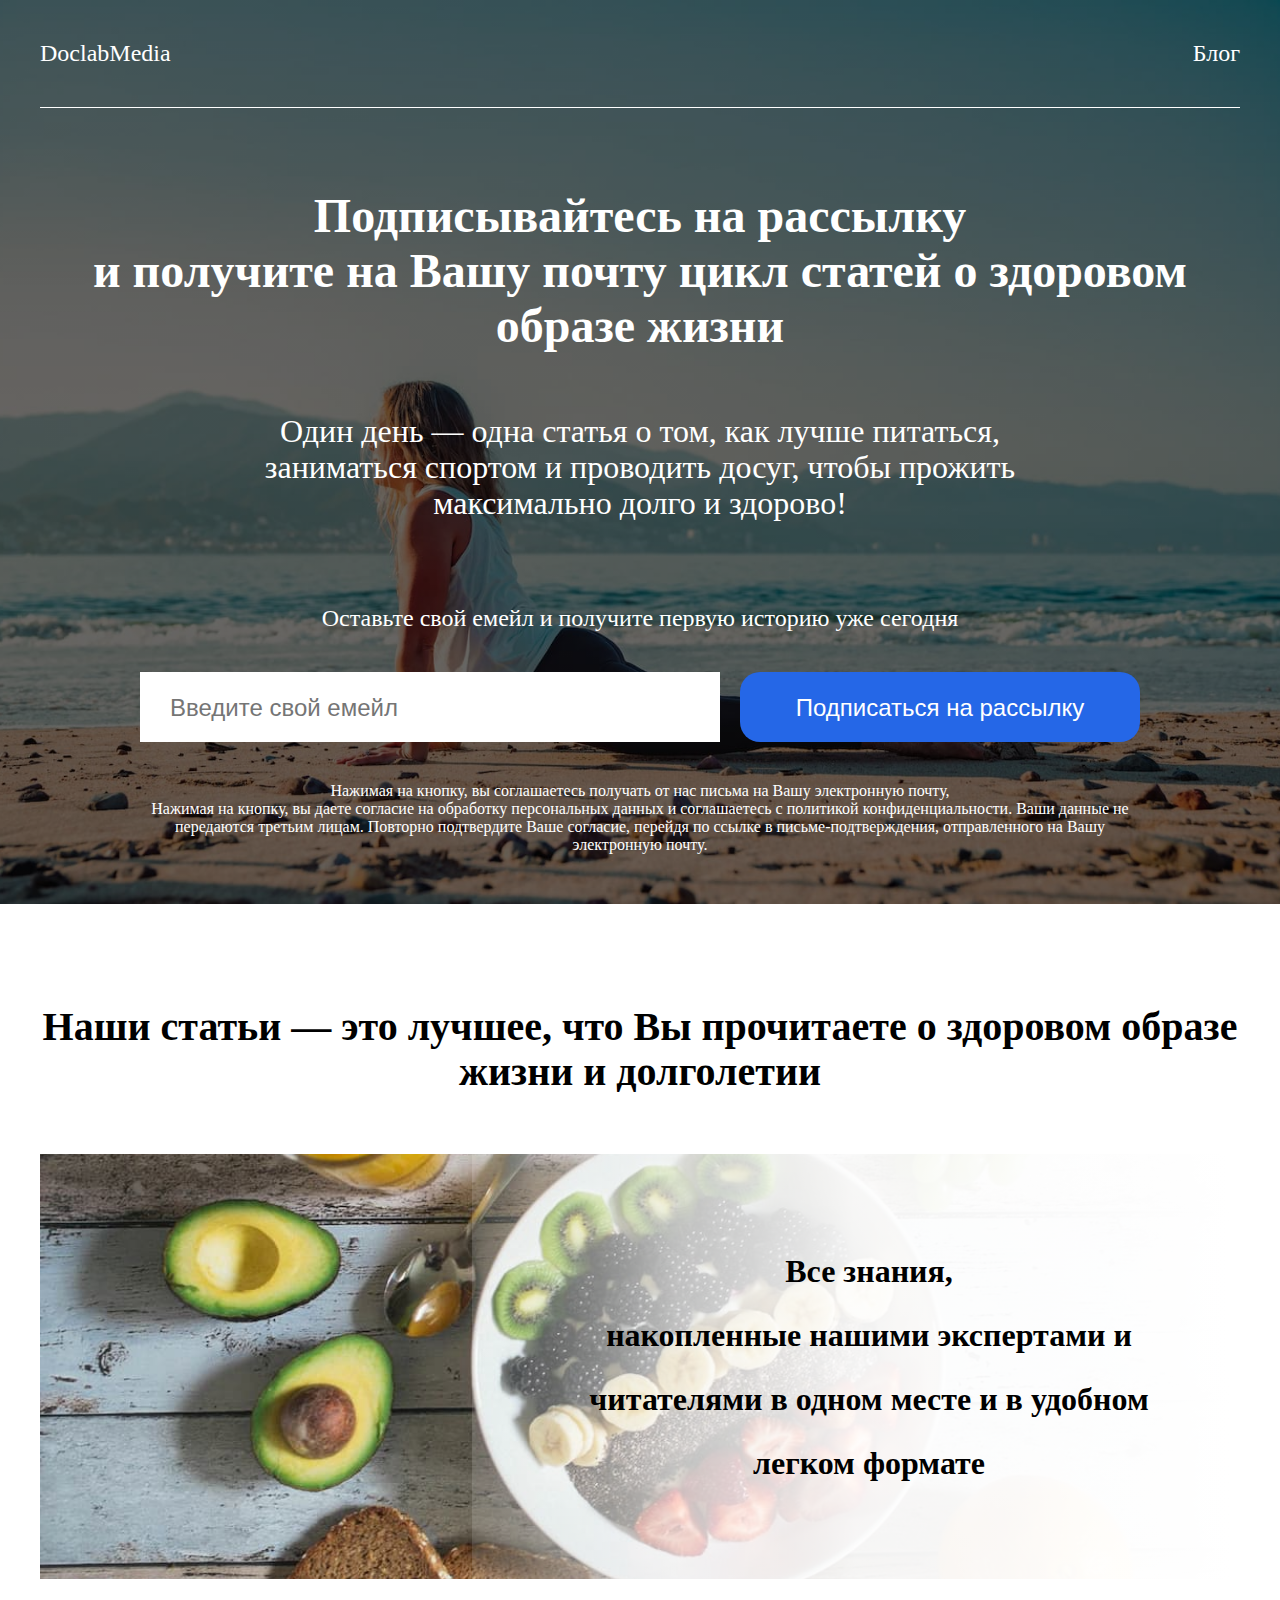
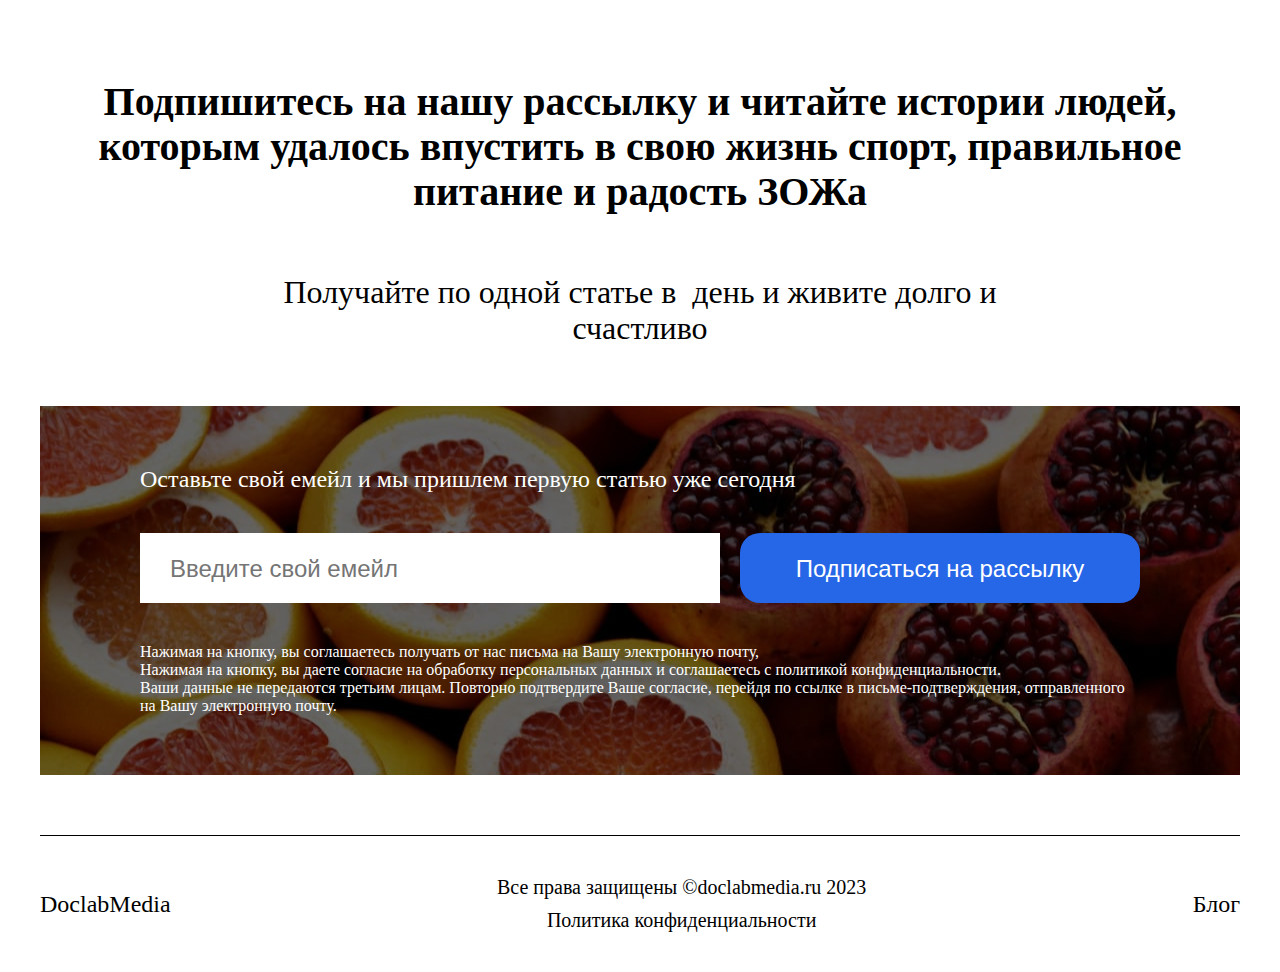
<file: index.html>
<!DOCTYPE html>
<html lang="ru">

<head>
    <meta charset="UTF-8">
    <meta http-equiv="X-UA-Compatible" content="IE=edge">
    <meta name="viewport" content="width=device-width, initial-scale=1.0">
    <link rel="stylesheet" href="css/style.css">
    <title>Главная</title>
</head>

<body>
    <section class="mainsec">
        <header class="header">
            <div class="container header__container">
                <p class="header__logo logo">DoclabMedia</p>
                <a href="blog.html" class="header__blog blog">Блог</a>
            </div>
        </header>
        <!--    </br>  -->
        <main class="main">
            <div class="container main__container">
                <h1 class="main__title">Подписывайтесь на рассылку</br>
                    и получите на Вашу почту цикл статей
                    о здоровом образе жизни</h1>
                <h2 class="main__subtitle">Один день — одна статья о том, как лучше питаться, заниматься спортом и
                    проводить досуг, чтобы прожить максимально долго и здорово!</h2>
                <p class="main__text">Оставьте свой емейл и получите первую историю уже сегодня</p>
                <form action='after.html' class="main__form form">
                    <input required
                        pattern="^[-a-z0-9!#$%&'*+/=?^_`{|}~]+(\.[-a-z0-9!#$%&'*+/=?^_`{|}~]+)*@([a-z0-9]([-a-z0-9]{0,61}[a-z0-9])?\.)*(aero|arpa|asia|biz|cat|com|coop|edu|gov|info|int|jobs|mil|mobi|museum|name|net|org|pro|tel|travel|[a-z][a-z])$"
                        placeholder="Введите свой емейл" type="text" class="form__input">
                    <button class="form__btn">Подписаться на рассылку</button>
                </form>
                <p class="main__note">Нажимая на кнопку, вы соглашаетесь получать от нас письма на Вашу электронную
                    почту,</br>
                    Нажимая на кнопку, вы даете согласие на обработку персональных данных и соглашаетесь c политикой
                    конфиденциальности. Ваши данные не передаются третьим лицам. Повторно подтвердите Ваше согласие,
                    перейдя
                    по ссылке в письме-подтверждения, отправленного на Вашу электронную почту.</p>
            </div>
        </main>
        <!-- </br> -->
    </section>
    <section class="about">
        <div class="container about__container">
            <h3 class="about__title title">Наши статьи — это лучшее, что Вы прочитаете
                о здоровом образе жизни и долголетии</h3>
            <div class="about__block">
                <div class="about__points">
                    <p class="about__point">
                        Все знания,</br>
                        накопленные нашими экспертами
                        и читателями в одном месте
                        и в удобном легком формате
                    </p>
                </div>
            </div>
        </div>
    </section>
    <section class="some">
        <div class="container some__container">
            <h5 class="some__title title">Подпишитесь на нашу рассылку и читайте истории людей, которым удалось
                впустить в свою жизнь спорт, правильное питание и радость ЗОЖа</h5>
            <p class="some__text">Получайте по одной статье в  день и живите
                долго и счастливо</p>
        </div>
    </section>
    <section class="food">
        <div class="container food__container">
            <h6 class="food__title">Оставьте свой емейл и мы пришлем первую статью уже сегодня</h6>
            <form action='after.html' class="food__form form">
                <input required
                    pattern="^[-a-z0-9!#$%&'*+/=?^_`{|}~]+(\.[-a-z0-9!#$%&'*+/=?^_`{|}~]+)*@([a-z0-9]([-a-z0-9]{0,61}[a-z0-9])?\.)*(aero|arpa|asia|biz|cat|com|coop|edu|gov|info|int|jobs|mil|mobi|museum|name|net|org|pro|tel|travel|[a-z][a-z])$"
                    placeholder="Введите свой емейл" type="text" class="form__input">
                <button class="form__btn">Подписаться на рассылку</button>
            </form>
            <p class="food__text">Нажимая на кнопку, вы соглашаетесь получать от нас письма на Вашу электронную
                почту,</br>
                Нажимая на кнопку, вы даете согласие на обработку персональных данных и соглашаетесь c политикой
                конфиденциальности.</br> Ваши данные не передаются третьим лицам. Повторно подтвердите Ваше согласие,
                перейдя по ссылке в письме-подтверждения, отправленного на Вашу электронную почту.</p>
        </div>
    </section>
    <footer class="footer">
        <div class="container footer__container">
            <p class="footer__logo logo">DoclabMedia</p>
            <div class="footer__block">
                <p class="footer__rights">Все права защищены ©doclabmedia.ru 2023</p>
                <a href="policy.html" class="footer__policy">Политика конфиденциальности</a>
            </div>
            <a href="blog.html" class="footer__blog blog">Блог</a>
        </div>
    </footer>
</body>

</html>
</file>
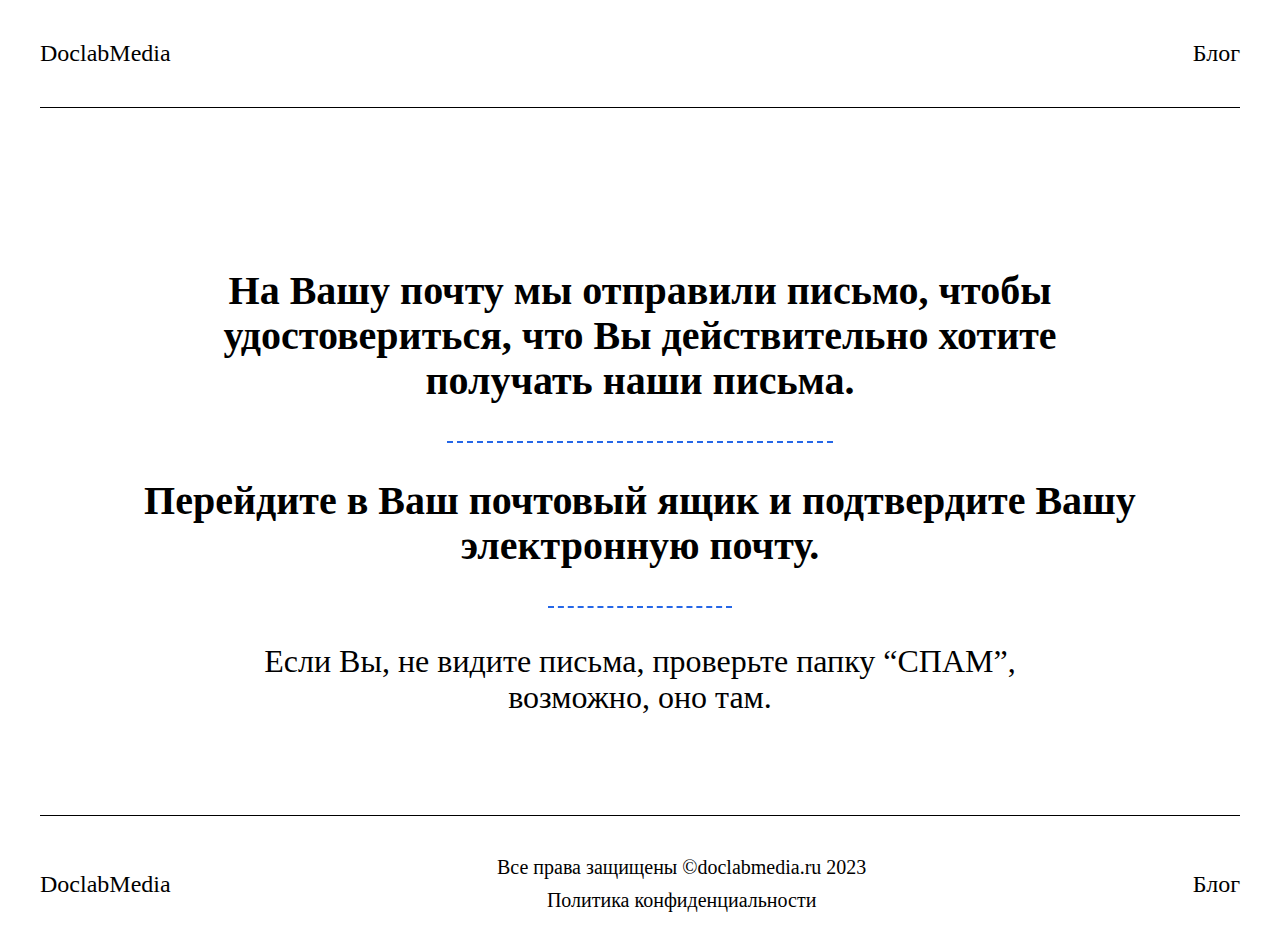
<file: after.html>
<!DOCTYPE html>
<html lang="ru">

<head>
    <meta charset="UTF-8">
    <meta http-equiv="X-UA-Compatible" content="IE=edge">
    <meta name="viewport" content="width=device-width, initial-scale=1.0">
    <link rel="stylesheet" href="css/style.css">
    <title>Ввод</title>
</head>

<body>
    <div class="wrapper">
        <header class="header">
            <div class="container header__container header__container_black">
                <p class="header__logo header__logo_black logo">DoclabMedia</p>
                <a href="blog.html" class="header__blog header__blog_black blog">Блог</a>
            </div>
        </header>
        <main class="after">
            <div class="container after__container">
                <h1 class="after__title">На Вашу почту мы отправили письмо, чтобы удостовериться, что Вы действительно
                    хотите получать наши письма.</h1>
                <h2 class="after__subtitle">Перейдите в Ваш почтовый ящик
                    и подтвердите Вашу электронную почту.</h2>
                <p class="after__text">Если Вы, не видите письма, проверьте папку “СПАМ”, возможно, оно там.</p>
            </div>
        </main>
        <footer class="footer">
            <div class="container footer__container">
                <p class="footer__logo logo">DoclabMedia</p>
                <div class="footer__block">
                    <p class="footer__rights">Все права защищены ©doclabmedia.ru 2023</p>
                    <a href="policy.html" class="footer__policy">Политика конфиденциальности</a>
                </div>
                <a href="blog.html" class="footer__blog blog">Блог</a>
            </div>
        </footer>
    </div>
</body>

</html>
</file>
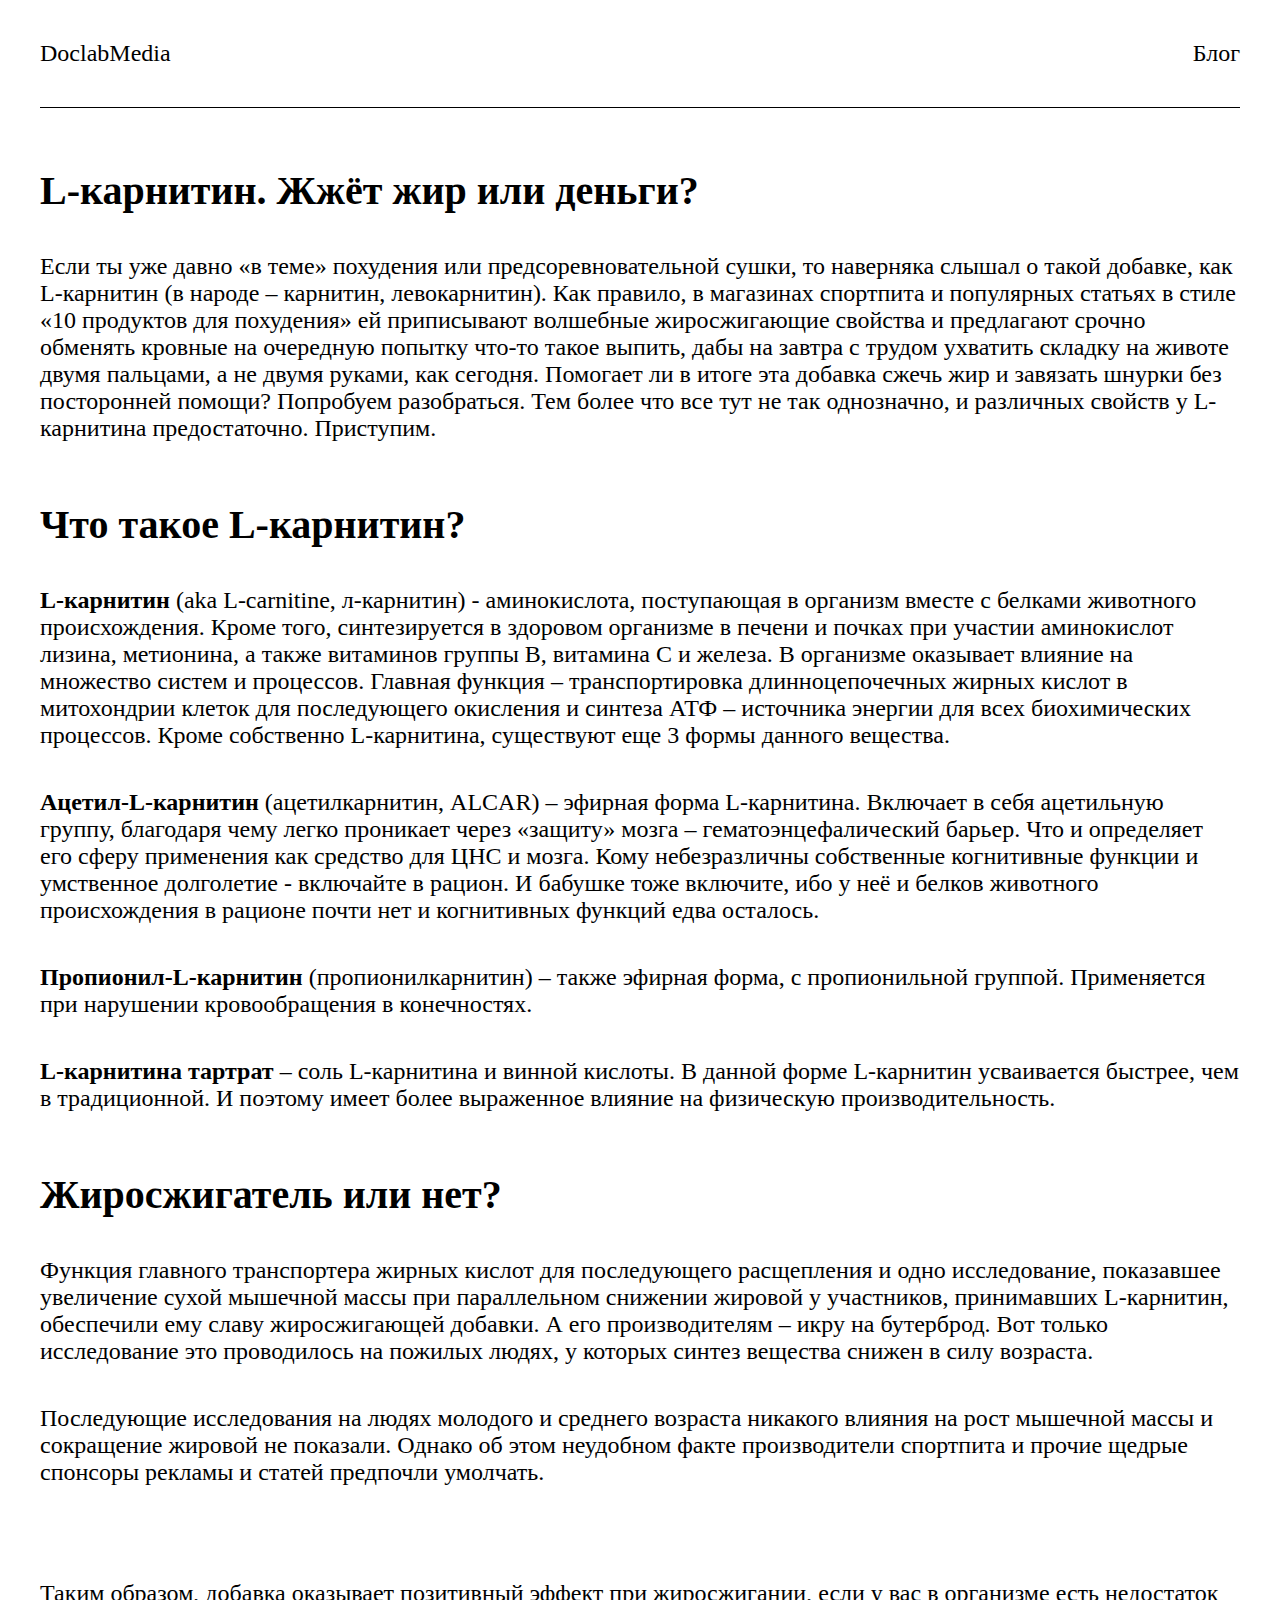
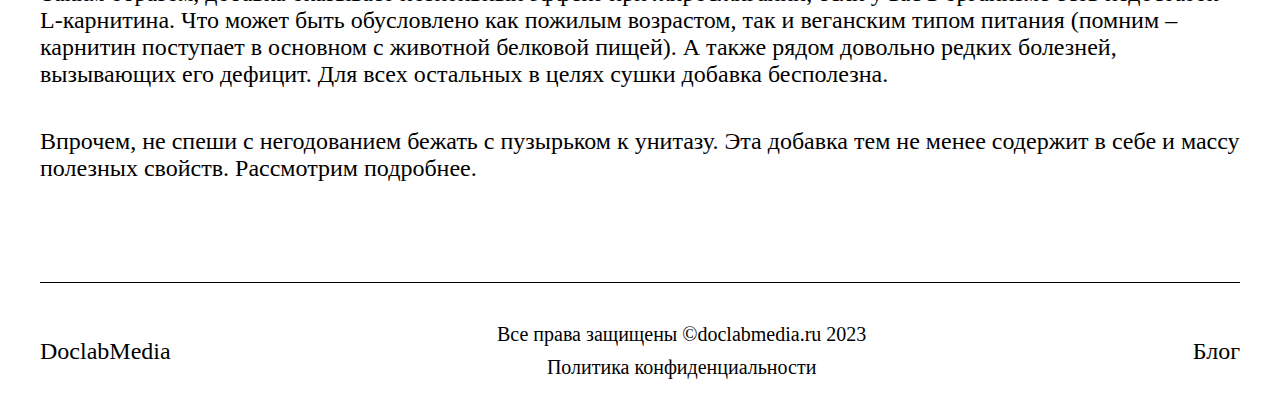
<file: blog.html>
<!DOCTYPE html>
<html lang="ru">

<head>
    <meta charset="UTF-8">
    <meta http-equiv="X-UA-Compatible" content="IE=edge">
    <meta name="viewport" content="width=device-width, initial-scale=1.0">
    <link rel="stylesheet" href="css/style.css">
    <title>Блог</title>
</head>

<body>
    <div class="wrapper">
        <header class="header policy__header">
            <div class="container header__container header__container_black">
                <p class="header__logo header__logo_black logo">DoclabMedia</p>
                <a href="#" class="header__blog header__blog_black blog">Блог</a>
            </div>
        </header>
        <main class="after blog__wrapper">
            <section class="main__blog">
                <div class="container blog__container">
                    <h1 class="title blog__title">L-карнитин. Жжёт жир или деньги?</h1>
                    <p class="blog__text">Если ты уже давно «в теме» похудения или предсоревновательной сушки, то
                        наверняка слышал о такой добавке, как L-карнитин (в народе – карнитин, левокарнитин). Как
                        правило, в магазинах спортпита и популярных статьях в стиле «10 продуктов для похудения» ей
                        приписывают волшебные жиросжигающие свойства и предлагают срочно обменять кровные на очередную
                        попытку что-то такое выпить, дабы на завтра с трудом ухватить складку на животе двумя пальцами,
                        а не двумя руками, как сегодня.
                        Помогает ли в итоге эта добавка сжечь жир и завязать шнурки без посторонней помощи? Попробуем
                        разобраться. Тем более что все тут не так однозначно, и различных свойств у L-карнитина
                        предостаточно. Приступим.</p>
                </div>
            </section>
            <section class="what">
                <div class="container what__container">
                    <h2 class="title blog__title">Что такое L-карнитин?</h2>
                    <p class="blog__text what__text"><b>L-карнитин</b> (aka L-carnitine, л-карнитин) - аминокислота,
                        поступающая в организм вместе с белками животного происхождения. Кроме того, синтезируется в
                        здоровом организме в печени и почках при участии аминокислот лизина, метионина, а также
                        витаминов группы В, витамина С и железа.
                        В организме оказывает влияние на множество систем и процессов. Главная функция – транспортировка
                        длинноцепочечных жирных кислот в митохондрии клеток для последующего окисления и синтеза АТФ –
                        источника энергии для всех биохимических процессов.
                        Кроме собственно L-карнитина, существуют еще 3 формы данного вещества.</p>
                    <p class="blog__text what__text"><b>Ацетил-L-карнитин</b> (ацетилкарнитин, ALCAR) – эфирная форма
                        L-карнитина.
                        Включает в себя ацетильную группу, благодаря чему легко проникает через «защиту» мозга –
                        гематоэнцефалический барьер. Что и определяет его сферу применения как средство для ЦНС и мозга.
                        Кому небезразличны собственные когнитивные функции и умственное долголетие - включайте в рацион.
                        И бабушке тоже включите, ибо у неё и белков животного происхождения в рационе почти нет и
                        когнитивных функций едва осталось.</p>
                    <p class="blog__text what__text"><b>Пропионил-L-карнитин</b> (пропионилкарнитин) – также эфирная
                        форма, с пропионильной группой. Применяется при нарушении кровообращения в конечностях.</p>
                    <p class="blog__text what__text"><b>L-карнитина тартрат</b> – соль L-карнитина и винной кислоты. В
                        данной форме L-карнитин усваивается быстрее, чем в традиционной. И поэтому имеет более
                        выраженное влияние на физическую производительность.</p>
                </div>
            </section>
            <section class="conclusion">
                <div class="container conclusion__container">
                    <h3 class="title blog__title">Жиросжигатель или нет?</h3>
                    <p class="blog__text conclusion__text">Функция главного транспортера жирных кислот для последующего
                        расщепления и одно исследование, показавшее увеличение сухой мышечной массы при параллельном
                        снижении жировой у участников, принимавших L-карнитин, обеспечили ему славу жиросжигающей
                        добавки. А
                        его производителям – икру на бутерброд. Вот только исследование это проводилось на пожилых
                        людях, у
                        которых синтез вещества снижен в силу возраста.</p>
                    <p class="blog__text conclusion__text conclusion__text_delimiter">Последующие исследования на людях
                        молодого и среднего возраста никакого влияния на рост мышечной массы и сокращение жировой не
                        показали. Однако об этом неудобном факте производители спортпита и прочие щедрые спонсоры
                        рекламы и
                        статей предпочли умолчать.</p>
                    <p class="blog__text conclusion__text">Таким образом, добавка оказывает позитивный эффект при
                        жиросжигании, если у вас в организме есть недостаток L-карнитина. Что может быть обусловлено как
                        пожилым возрастом, так и веганским типом питания (помним – карнитин поступает в основном с
                        животной
                        белковой пищей). А также рядом довольно редких болезней, вызывающих его дефицит. Для всех
                        остальных
                        в целях сушки добавка бесполезна.</p>
                    <p class="blog__text conclusion__text">Впрочем, не спеши с негодованием бежать с пузырьком к
                        унитазу.
                        Эта добавка тем не менее содержит в себе и массу полезных свойств. Рассмотрим подробнее.</p>
                </div>
            </section>
        </main>
        <footer class="footer">
            <div class="container footer__container">
                <p class="footer__logo logo">DoclabMedia</p>
                <div class="footer__block">
                    <p class="footer__rights">Все права защищены ©doclabmedia.ru 2023</p>
                    <a href="policy.html" class="footer__policy">Политика конфиденциальности</a>
                </div>
                <a href="blog.html" class="footer__blog blog">Блог</a>
            </div>
        </footer>
    </div>
</body>
</body>

</html>
</file>
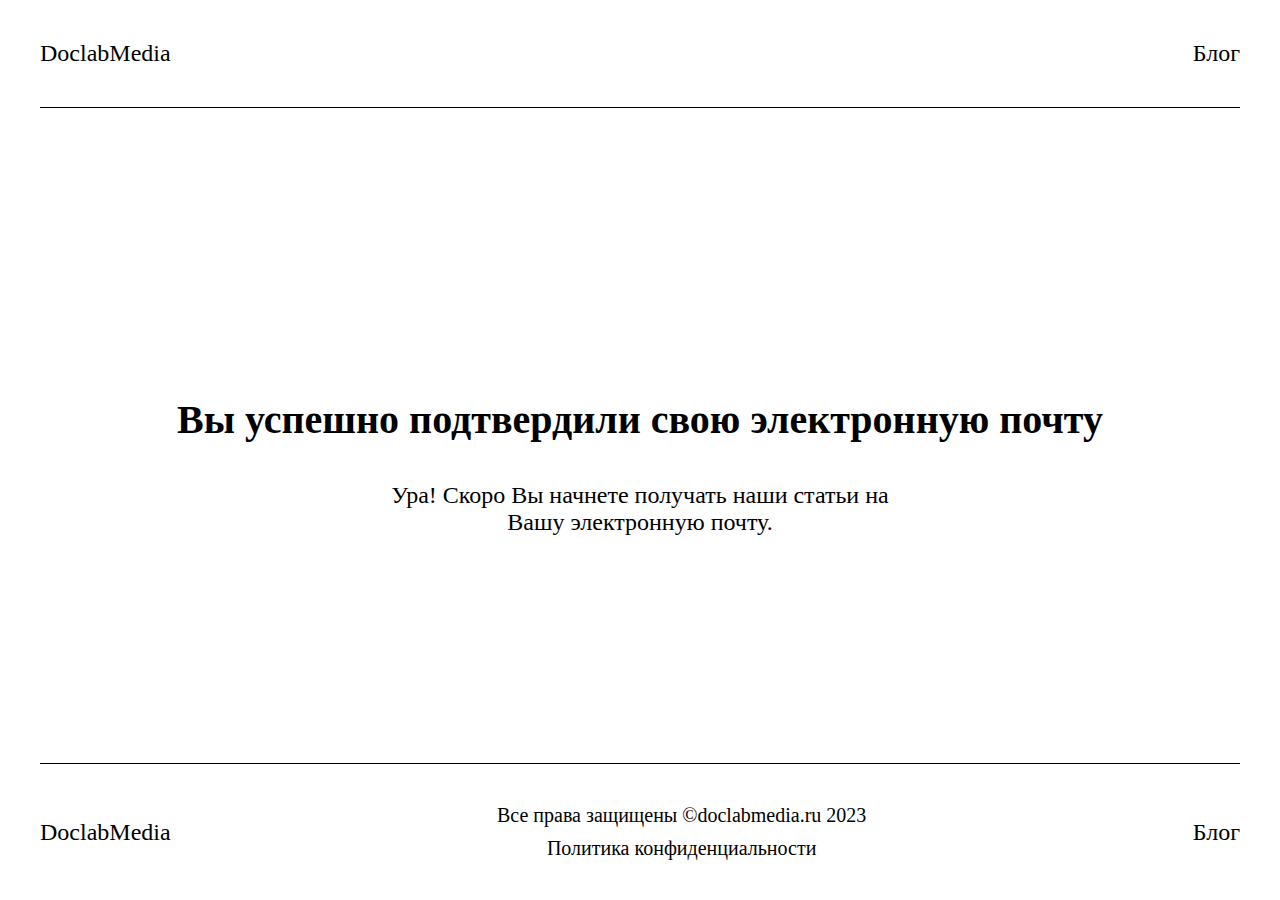
<file: confirm.html>
<!DOCTYPE html>
<html lang="ru">

<head>
    <meta charset="UTF-8">
    <meta http-equiv="X-UA-Compatible" content="IE=edge">
    <meta name="viewport" content="width=device-width, initial-scale=1.0">
    <link rel="stylesheet" href="css/style.css">
    <title>Подтверждение подписки</title>
</head>

<body>
    <div class="wrapper">
        <header class="header delete__header confirm__header">
            <div class="container header__container header__container_black">
                <p class="header__logo header__logo_black logo">DoclabMedia</p>
                <a href="blog.html" class="header__blog header__blog_black blog">Блог</a>
            </div>
        </header>
        <main class="after delete repeat confirm">
            <div class="container confirm__container">
                <h1 class="delete__title">Вы успешно подтвердили свою электронную почту</h1>
                <p class="delete__text repeat__text confirm__text">Ура! Скоро Вы начнете получать наши статьи
                    на Вашу электронную почту.</p>
            </div>
        </main>
        <footer class="footer">
            <div class="container footer__container">
                <p class="footer__logo logo">DoclabMedia</p>
                <div class="footer__block">
                    <p class="footer__rights">Все права защищены ©doclabmedia.ru 2023</p>
                    <a href="policy.html" class="footer__policy">Политика конфиденциальности</a>
                </div>
                <a href="blog.html" class="footer__blog blog">Блог</a>
            </div>
        </footer>
    </div>
</body>

</html>
</file>
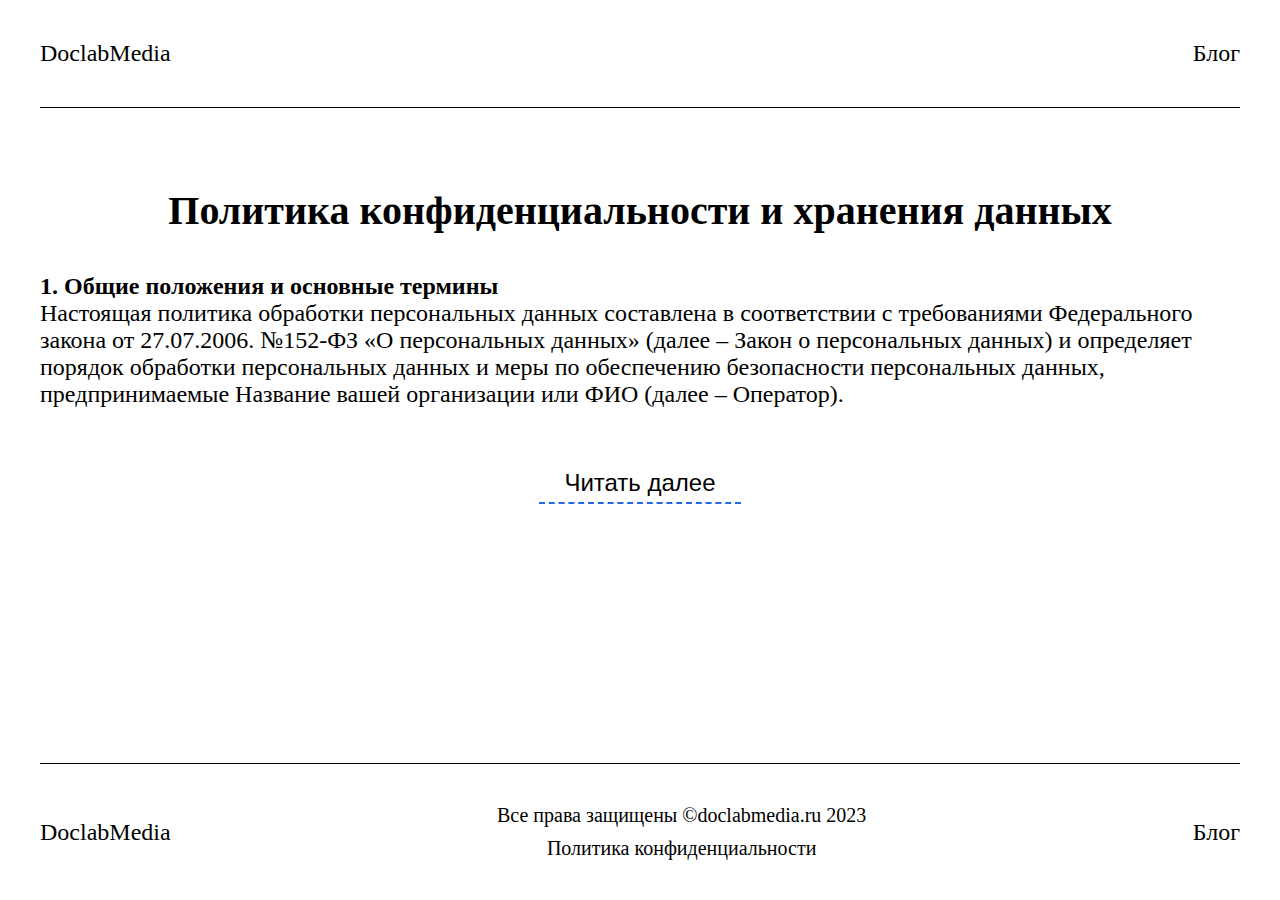
<file: policy.html>
<!DOCTYPE html>
<html lang="ru">

<head>
    <meta charset="UTF-8">
    <meta http-equiv="X-UA-Compatible" content="IE=edge">
    <meta name="viewport" content="width=device-width, initial-scale=1.0">
    <link rel="stylesheet" href="css/style.css">
    <title>Политика конфиденциальности</title>
</head>

<body>
    <div class="wrapper">
        <header class="header policy__header">
            <div class="container header__container header__container_black">
                <p class="header__logo header__logo_black logo">DoclabMedia</p>
                <a href="blog.html" class="header__blog header__blog_black blog">Блог</a>
            </div>
        </header>
        <main class="after policy">
            <div class="container policy__container">
                <h1 class="delete__title">Политика конфиденциальности и хранения данных</h1>
                <p class="delete__text policy__text"><strong>1. Общие положения и основные термины</strong></br>
                    Настоящая политика обработки персональных данных составлена в соответствии с требованиями
                    Федерального закона от 27.07.2006. №152-ФЗ «О персональных данных» (далее – Закон о персональных
                    данных) и определяет порядок обработки персональных данных и меры по обеспечению безопасности
                    персональных данных, предпринимаемые Название вашей организации или ФИО
                    (далее – Оператор). </p>
                <button class="btn__next policy__btn">
                    Читать далее
                </button>
            </div>
        </main>
        <footer class="footer">
            <div class="container footer__container">
                <p class="footer__logo logo">DoclabMedia</p>
                <div class="footer__block">
                    <p class="footer__rights">Все права защищены ©doclabmedia.ru 2023</p>
                    <a href="#" class="footer__policy">Политика конфиденциальности</a>
                </div>
                <a href="blog.html" class="footer__blog blog">Блог</a>
            </div>
        </footer>
    </div>
</body>

</html>
</file>
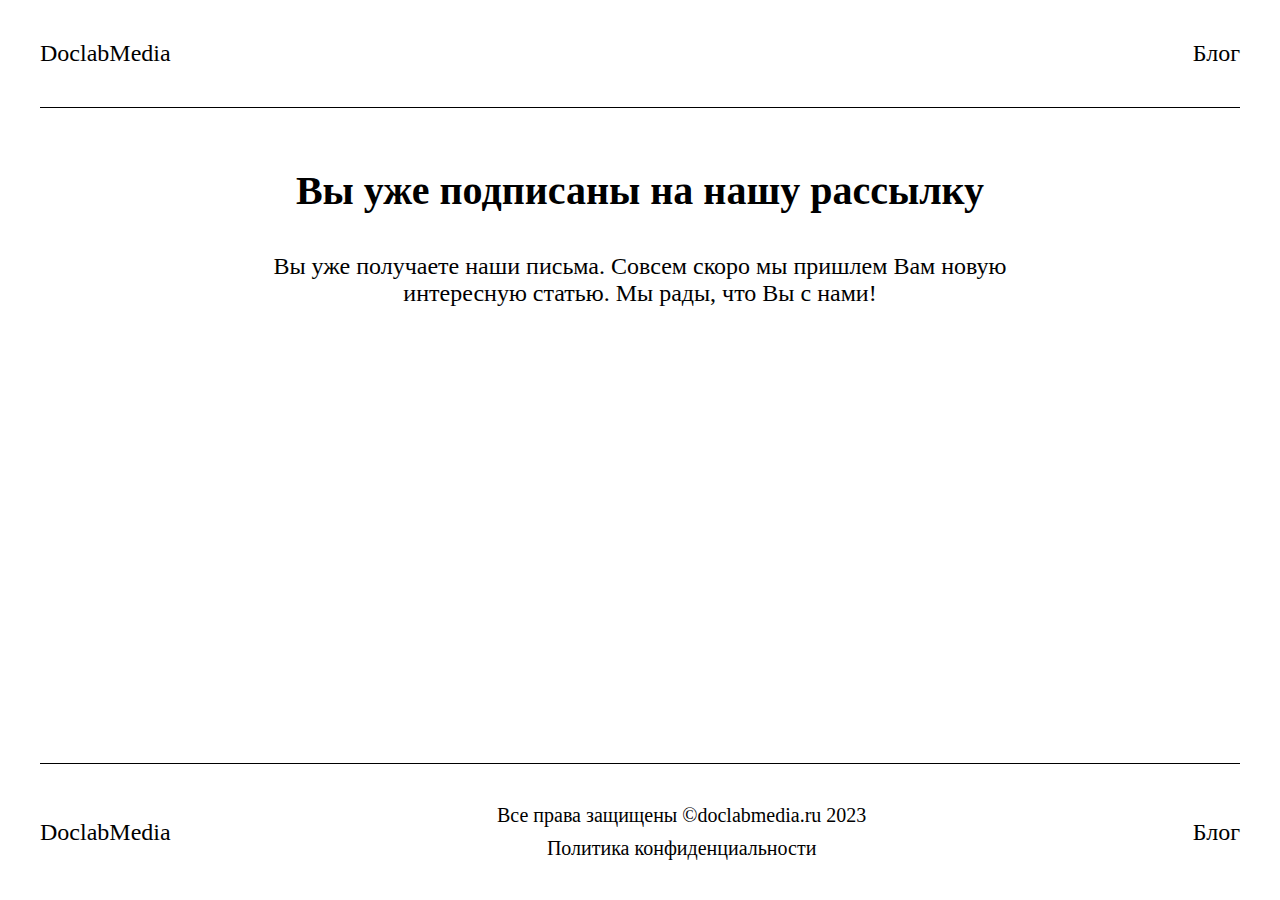
<file: repeat.html>
<!DOCTYPE html>
<html lang="ru">

<head>
    <meta charset="UTF-8">
    <meta http-equiv="X-UA-Compatible" content="IE=edge">
    <meta name="viewport" content="width=device-width, initial-scale=1.0">
    <link rel="stylesheet" href="css/style.css">
    <title>Повторная подписка</title>
</head>

<body>
    <div class="wrapper">
        <header class="header delete__header">
            <div class="container header__container header__container_black">
                <p class="header__logo header__logo_black logo">DoclabMedia</p>
                <a href="blog.html" class="header__blog header__blog_black blog">Блог</a>
            </div>
        </header>
        <main class="after delete repeat">
            <div class="container after__container">
                <h1 class="delete__title">Вы уже подписаны на нашу рассылку</h1>
                <p class="delete__text repeat__text">Вы уже получаете наши письма. Совсем скоро мы пришлем Вам новую
                    интересную статью. Мы рады, что Вы с нами!</p>
            </div>
        </main>
        <footer class="footer">
            <div class="container footer__container">
                <p class="footer__logo logo">DoclabMedia</p>
                <div class="footer__block">
                    <p class="footer__rights">Все права защищены ©doclabmedia.ru 2023</p>
                    <a href="policy.html" class="footer__policy">Политика конфиденциальности</a>
                </div>
                <a href="blog.html" class="footer__blog blog">Блог</a>
            </div>
        </footer>
    </div>
</body>

</html>
</file>
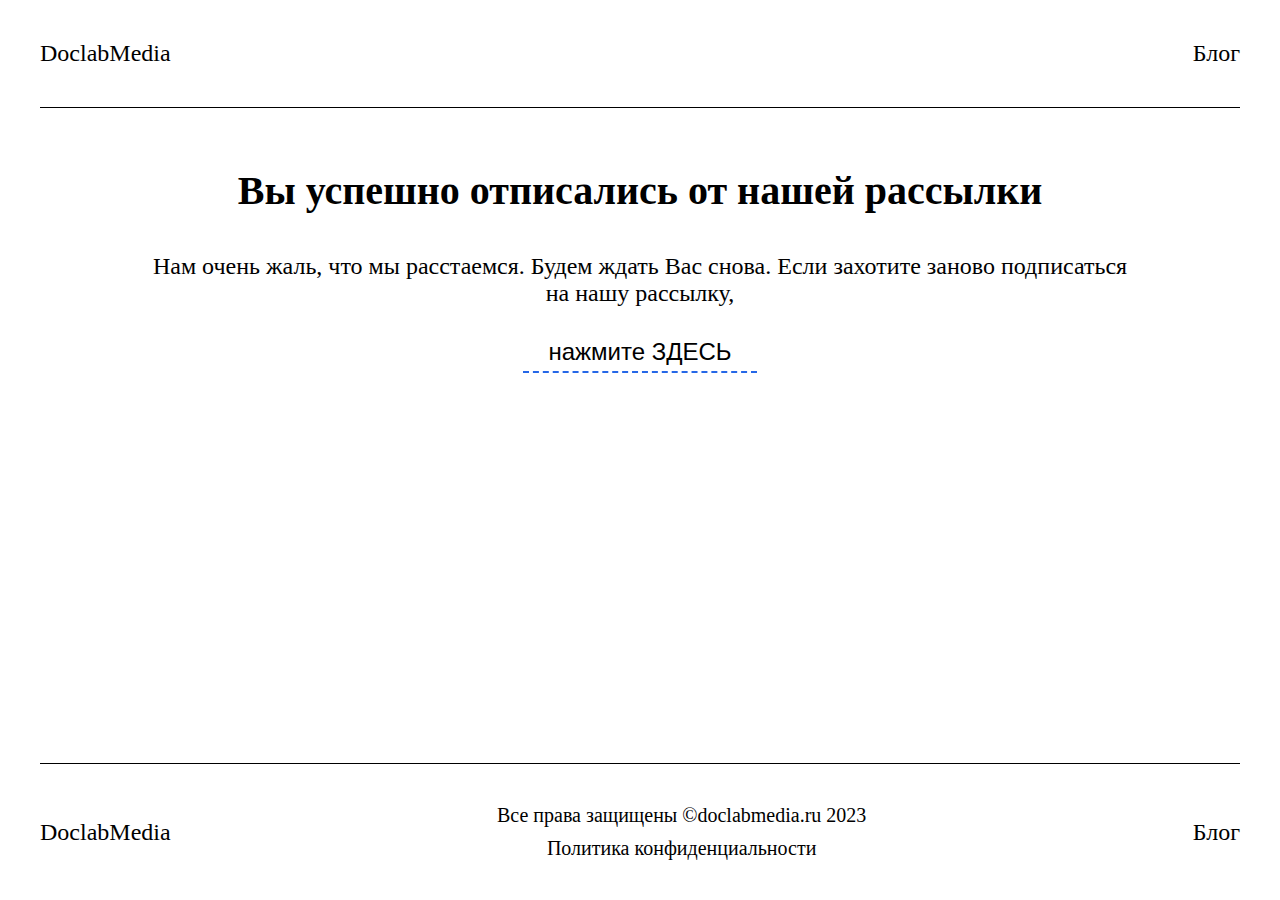
<file: unsubscribe.html>
<!DOCTYPE html>
<html lang="ru">

<head>
    <meta charset="UTF-8">
    <meta http-equiv="X-UA-Compatible" content="IE=edge">
    <meta name="viewport" content="width=device-width, initial-scale=1.0">
    <link rel="stylesheet" href="css/style.css">
    <title>Отмена подписки</title>
</head>

<body>
    <div class="wrapper">
        <header class="header delete__header">
            <div class="container header__container header__container_black">
                <p class="header__logo header__logo_black logo">DoclabMedia</p>
                <a href="blog.html" class="header__blog header__blog_black blog">Блог</a>
            </div>
        </header>
        <main class="after delete">
            <div class="container after__container">
                <h1 class="delete__title">Вы успешно отписались от нашей рассылки</h1>
                <p class="delete__text">Нам очень жаль, что мы расстаемся. Будем ждать Вас снова. Если захотите заново
                    подписаться на нашу рассылку, </p>
                <button class="btn__next delete__btn">
                    нажмите ЗДЕСЬ
                </button>
            </div>
        </main>
        <footer class="footer">
            <div class="container footer__container">
                <p class="footer__logo logo">DoclabMedia</p>
                <div class="footer__block">
                    <p class="footer__rights">Все права защищены ©doclabmedia.ru 2023</p>
                    <a href="policy.html" class="footer__policy">Политика конфиденциальности</a>
                </div>
                <a href="blog.html" class="footer__blog blog">Блог</a>
            </div>
        </footer>
    </div>
</body>

</html>
</file>
<file: css/style.css>
body,h1,h2,h3,h4,h5,h6,p,ul{
    margin: 0px 0px 0px 0px;
}
ul{
    list-style: none;
    padding: 0px;
}
body{
    font-family: 'Georgia';
}
html,body{
    height: 100%;
}

.wrapper{
    min-height: 100%;
    display: flex;
    flex-direction: column;
}
.mainsec {
    background: linear-gradient(0deg, rgba(0, 0, 0, 0.6), rgba(0, 0, 0, 0.6)), url('../img/joga.jpg');
    background-size: cover;
    background-position: center;
    background-repeat: no-repeat;
    margin-bottom: 100px;
}
.header{
    margin-bottom: 80px;
}
.header__container {
    height: 107px;
    align-items: center;
    display: flex;
    justify-content: space-between;
    width: 100%;
    border-bottom: 1px solid #FFFFFF;
}
.container {
    max-width: 1200px;
    margin: 0px auto;
}
.logo {
    font-style: normal;
    font-weight: 400;
    font-size: 24px;
    line-height: 27px;
    color: #FFFFFF;
}
.blog {
    font-style: normal;
    font-weight: 400;
    font-size: 24px;
    line-height: 27px;
    text-decoration: none;
    color: #FFFFFF;
    cursor: pointer;
}
.main__container {
    display: flex;
    flex-direction: column;
    justify-content: center;
    align-items: center;
}
.main__title {
    font-weight: 700;
    font-size: 48px;
    line-height: 55px;
    text-align: center;
    color: #FFFFFF;
    margin-bottom: 60px;
}
.main__subtitle {
    font-style: normal;
    font-weight: 400;
    font-size: 32px;
    line-height: 36px;
    text-align: center;
    max-width: 840px;
    color: #FFFFFF;
    margin-bottom: 84px;
}
.main__text {
    font-style: normal;
    font-weight: 400;
    font-size: 24px;
    line-height: 27px;
    text-align: center;
    color: #FFFFFF;
    margin-bottom: 40px;
}
.main__form {
   
}
.form {
    display: flex;
    justify-content: center;
    height: 70px;
    max-width: 1000px;
    width: 100%;
    margin-bottom: 40px;
}
.form__input {
    margin-right: 20px;
    font-style: normal;
    font-weight: 400;
    font-size: 24px;
    line-height: 27px;
    padding-left: 30px;
flex: 1 1 60%;
    outline: none;
    border: none;
    color: rgba(0, 0, 0, 0.5);
}
.form__btn {
    flex: 0 0 40%;
    background: #2567E7;
border-radius: 20px;
outline: none;
    border: none;
    font-style: normal;
font-weight: 400;
font-size: 24px;
line-height: 27px;
text-align: center;
cursor: pointer;
color: #FFFFFF;
transition: background .3s;
}
.form__btn:hover{
    background: #1b4db1;
    transition: all .3s;
}
.main__note {
    font-style: normal;
font-weight: 400;
font-size: 16px;
line-height: 18px;
text-align: center;
max-width: 990px;
color: #FFFFFF;
margin-bottom: 50px;
}
.about {
    margin-bottom: 100px;
}
.title {
    font-style: normal;
    font-weight: 700;
    font-size: 40px;
    line-height: 45px;
    text-align: center;
    margin-bottom: 60px;
    color: #000000;
}
.about__block {
    background-image: url('../img/food.jpg');
    background-size: cover;
    background-position: center;
    display: flex;
    justify-content: end;
}
.about__points {
    padding-top: 85px;
    padding-right: 56px;
    padding-bottom: 84px;
    padding-left: 82px;
    max-width: 630px;
    background: linear-gradient(269.8deg, #FFFFFF 1.36%, rgba(255, 255, 255, 0.94) 50.24%, rgba(255, 255, 255, 0.73) 73.56%, rgba(255, 255, 255, 0) 105.92%);
    display: flex;
    flex-direction: column;
}
.about__point {
    font-style: normal;
    font-weight: 700;
    font-size: 32px;
    line-height: 200%;
    text-align: center;
    color: #000000;
}

.some {
    margin-bottom: 60px;
}
.some__container {
    display: flex;
    flex-direction: column;
    align-items: center;
    justify-content: center;
}
.some__text {
    font-style: normal;
    font-weight: 400;
    font-size: 32px;
    line-height: 36px;
    text-align: center;
    color: #000000;
    max-width: 740px;
}

.food {
    margin-bottom: 60px;
}
.food__container {
    padding: 60px 100px 60px 100px;
    box-sizing: border-box;
    background: linear-gradient(0deg, rgba(0, 0, 0, 0.6), rgba(0, 0, 0, 0.6)), url('../img/fruits.jpg');
    background-size: cover;
    background-position: center;
    background-repeat: no-repeat;
}
.food__title {
    font-style: normal;
    font-weight: 400;
    font-size: 24px;
    line-height: 27px;
    text-align: left;
    margin-bottom: 40px;
    color: #FFFFFF;
}
.food__text {
    font-style: normal;
    font-weight: 400;
    font-size: 16px;
    line-height: 18px;
    color: #FFFFFF;
}
.footer__container {
    height: 136px;
    display: flex;
    justify-content: space-between;
    align-items: center;
    border-top: 1px solid #000000;
}
.footer__logo {
    color: black;
}
.footer__block {
    display: flex;
    flex-direction: column;
    align-items: center;
}
.footer__rights,
.footer__policy{
    font-style: normal;
    font-weight: 400;
    font-size: 20px;
    line-height: 23px;
    color: #000000;
}
.footer__rights {
    margin-bottom: 10px;
}
.footer__policy {
    text-decoration: none;
}
.footer__blog {
    color: black;
}

/*AFTER*/

.after {
    flex: 1 1 auto;
    margin-top: 80px;
    margin-bottom: 100px;
}
.container.after__container{
    max-width: 1000px;
}

.header__logo_black,
.header__blog_black{
    color: black;
}
.header__container_black{
    border-bottom: 1px solid black;
}
.after__container {
    display: flex;
    flex-direction: column;
    align-items: center;
    justify-content: center;
}
.after__title {
    font-style: normal;
    font-weight: 700;
    font-size: 40px;
    line-height: 45px;
    text-align: center;
    color: #000000;
    margin-bottom: 75px;
    position:relative;
}
.after__title::after{
    width: 386px;
}
.after__subtitle::after{
    width: 184px;
}
.after__title::after,
.after__subtitle::after{
    content: '';
    border-bottom:  2px dashed  #2567E7;;
    position: absolute;
    bottom: -40px;
    left: 50%;
    margin-right: -50%;
    transform: translate(-50%, 0%)
}
.after__subtitle {
    font-style: normal;
    font-weight: 700;
    font-size: 40px;
    line-height: 45px;
    text-align: center;
    color: #000000;
    margin-bottom: 75px;
    position: relative;
}
.after__text {
    font-style: normal;
    font-weight: 400;
    font-size: 32px;
    line-height: 36px;
    text-align: center;
    color: #000000;
    max-width: 800px;
}
/*DELETE*/
.delete__title{
    font-style: normal;
    font-weight: 700;
    font-size: 40px;
    line-height: 45px;
    text-align: center;
    color: #000000;
    margin-bottom: 40px;
}
.delete__header{
    margin-bottom: 60px;
}
.delete{
    margin-top: 0px;
    margin-bottom: 100px;
}
.delete__text{
    font-style: normal;
    font-weight: 400;
    font-size: 24px;
    line-height: 27px;
    text-align: center;
    color: #000000;
    margin-bottom: 30px;
}
.btn__next{
    cursor: pointer;
    padding-left: 25px;
    padding-right: 25px;
    padding-bottom: 6px;
    border-top: none;
    border-left:none;
    border-right: none;
    border-bottom: 2px dashed #2567E7;
    background-color: transparent;
    font-style: normal;
    font-weight: 400;
    font-size: 24px;
    line-height: 27px;
    text-align: center;
    color: #000000;
}
.repeat__text{
margin-bottom: 60px;
max-width: 780px;
}
.after.delete.repeat{
    margin: 0px 0px 0px 0px;
}
.confirm{
    position: relative;
}
.confirm__container{
    display: flex;
    flex-direction: column;
    align-items: center;
    position: absolute;
    top: 50%;
    left: 50%;
    margin-right: -50%;
    transform: translate(-50%, -50%)
}
.delete__text.confirm__text{
    text-align: center;
    max-width: 530px;
    margin-bottom: 0px;
}
.delete__text.confirm__text.error__text{
    max-width: none;
}
.back__btn{
    margin-top: 27px;
    padding-left: 25px;
    padding-right: 25px;
}
.policy__text{
    margin-bottom: 60px;
    text-align: left;
}
.policy__container{
    display: flex;
    flex-direction: column;
    align-items: center;
}
.policy{
    margin-bottom: 80px;
}
.policy__btn{
    border-color: #2567E7;
}
.header.policy__header{
    margin: 0px 0px 0px 0px;
}
header .confirm__header{
    margin: 0px 0px 0px 0px;
}
/*BLOG*/
.blog__wrapper {
    margin-top: 60px;
}
.blog__container p:last-child,
.what__container p:last-child {
    margin-bottom: 60px;
}
.conclusion__container p:last-child{
    margin-bottom: 0px;
}
.blog__title {
    margin-bottom: 40px;
    text-align: left;
}
.blog__text {
    font-style: normal;
    font-weight: 400;
    font-size: 24px;
    line-height: 27px;
    margin-bottom: 40px;
    color: #000000;
}
.conclusion__text_delimiter {
    margin-bottom: 94px;
}
input:valid {
    border-color: green;
    color: green;
    box-shadow: none;
}
input:invalid {
    border-color: red;
    color: red;
    box-shadow: none;
}
input:focus:valid {
    border-color: green;
    color: green;
    box-shadow: none;
}
input:focus:invalid {
    border-color: red;
    color: red;
    box-shadow: none;
}
@media(max-width:1200px){
    .container,
    .container.after__container{
        max-width: 970px;
    }
    .form__btn{
        font-size: 22px;
    }
}
@media(max-width:992px){
    .container,
    .container.after__container{
        max-width: 750px;
    }
}
@media(max-width:767px){
    .container,
    .container.after__container{
        max-width: calc(100% - 20px) ;
        padding: 0px 10px;
    }
    .container.about__container,
    .container.food__container{
        max-width: none ;
        padding: 0px ;
    }
    .mainsec{
        margin-bottom: 50px;
    }
    .header__container{
        height: 80px;
    }
    .header{
        margin-bottom: 40px;
    }
    .logo,.blog{
        font-size: 20px;
        line-height: 24px;
    }
    .main__title{
        font-size: 24px;
        line-height: 30px;
        margin-bottom: 30px;
    }
    .main__subtitle{
        font-size: 20px;
        line-height: 26px;
        margin-bottom: 30px;
    }
    .main__text{
        font-size: 18px;
        line-height: 22px;
        margin-bottom: 20px;
    }
    .form{
        width: 100%;
        flex-direction: column;
        height: 100%;
    }
    .form__input{
        margin-right: 0px;
        margin-bottom: 15px;
        padding-top: 15px;
        padding-bottom: 15px;
        padding-left: 0;
        text-align: center;
    }
    .form__btn{
        font-size: 20px;
        padding: 15px 0px;
    }
    .title{
        font-size: 28px;
        line-height: 32px;
        margin-bottom: 40px;
    }
    .about__points{
        padding: 30px 20px 30px 20px;
    }
    .about__point{
        font-size: 22px;
        line-height: 28px;
    }
    .about{
        margin-bottom: 50px;
    }
    .some__text{
        font-size: 20px;
        line-height: 24px;
    }
    .some,.food{
        margin-bottom: 30px;
    }
    .food__form{
        margin: 0 auto;
        width: calc(100% - 20px);
        margin-bottom: 20px;
    }
    .food__title{
        padding-top: 20px;
        font-size: 20px;
        line-height: 24px;
        text-align: center;
    }
    .food__text{
        padding-bottom: 20px;
        text-align: center;
        font-size: 14px;
        line-height: 16px;
    }
    .footer__container{
        flex-direction: column;
        align-items: center;
        height: 100%;
        padding-top: 20px;
    }
    .footer__block{
        align-items: center;
        margin-bottom: 10px;
    }
    .footer__rights{
        text-align: center;
    }
    .footer__blog{
        margin-bottom: 20px;
    }
    .footer__logo{
        margin-bottom: 10px;
    }
    /*AFTER*/
    .after{
        margin-top: 40px;
        margin-bottom: 50px;
    }
    .after__title {
        font-size: 24px;
        line-height: 28px;
        margin-bottom: 40px;
    }
    .after__title::after{
        width: 186px;
    }
    .after__subtitle::after{
        width: 84px;
    }
    .after__title::after,
    .after__subtitle::after{
        bottom: -20px;
    }
    .after__subtitle {
        font-size: 24px;
        line-height: 28px;
        margin-bottom: 40px;
    }
    .after__text {
        font-size: 18px;
        line-height: 22px;
        max-width: none;
        width: 100%;
    }
    /*DELETE*/
.delete__title{
    font-size: 24px;
    line-height: 28px;
    margin-bottom: 30px;
}
.delete__header{
    margin-bottom: 40px;
}
.after.delete{
    margin-top: 0px;
    margin-bottom: 100px;
}
.delete__text{
    font-size: 20px;
    line-height: 22px;
    margin-bottom: 30px;
}
.btn__next{
    padding-left: 20px;
    padding-right: 20px;
    font-size: 20px;
    line-height: 22px;
}
.confirm__header{
    margin: 0px 0px 0px 0px;
}
.blog__text{
    font-size: 20px;
    line-height: 22px;
    margin-bottom: 20px;
}
.blog__container p:last-child,
.what__container p:last-child {
    margin-bottom: 30px;
}
.conclusion__text_delimiter{
    margin-bottom: 50px;
}
}
</file>
